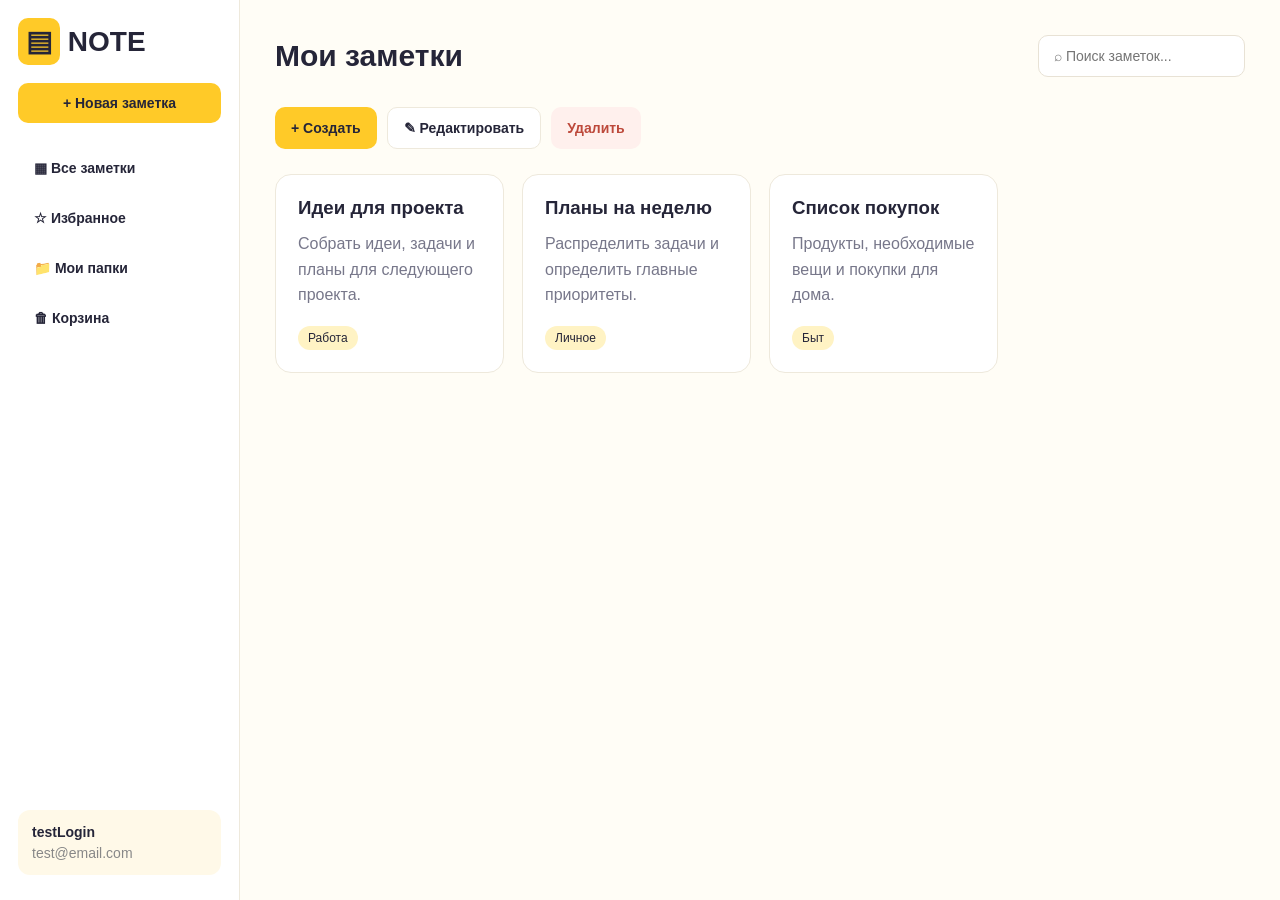
<file: LocalWebModule/wwwroot/index.html>
<!DOCTYPE html>
<html lang="ru">
<head>
    <meta charset="UTF-8">
    <meta name="viewport" content="width=device-width, initial-scale=1.0">
    <title>NOTE — Мои заметки</title>
    <link rel="stylesheet" href="css/index.css">
</head>
<body>
<div class="app">
    <aside>
        <div class="logo"><span>▤</span> NOTE</div>
        <button>+ Новая заметка</button>
        <nav class="menu">
            <button class="active">▦ Все заметки</button>
            <button>☆ Избранное</button>
            <button>📁 Мои папки</button>
            <button>🗑 Корзина</button>
        </nav>
        <div class="profile">
            <strong>testLogin</strong>
            <p style="color:#888;margin-top:5px">test@email.com</p>
        </div>
    </aside>

    <main>
        <header>
            <h1>Мои заметки</h1>
            <input type="search" placeholder="⌕ Поиск заметок...">
        </header>

        <div class="toolbar">
            <button>+ Создать</button>
            <button class="secondary">✎ Редактировать</button>
            <button class="danger">Удалить</button>
        </div>

        <section class="notes">
            <article class="note">
                <h3>Идеи для проекта</h3>
                <p>Собрать идеи, задачи и планы для следующего проекта.</p>
                <span class="tag">Работа</span>
            </article>
            <article class="note">
                <h3>Планы на неделю</h3>
                <p>Распределить задачи и определить главные приоритеты.</p>
                <span class="tag">Личное</span>
            </article>
            <article class="note">
                <h3>Список покупок</h3>
                <p>Продукты, необходимые вещи и покупки для дома.</p>
                <span class="tag">Быт</span>
            </article>
        </section>
    </main>
</div>
</body>
</html>
</file>
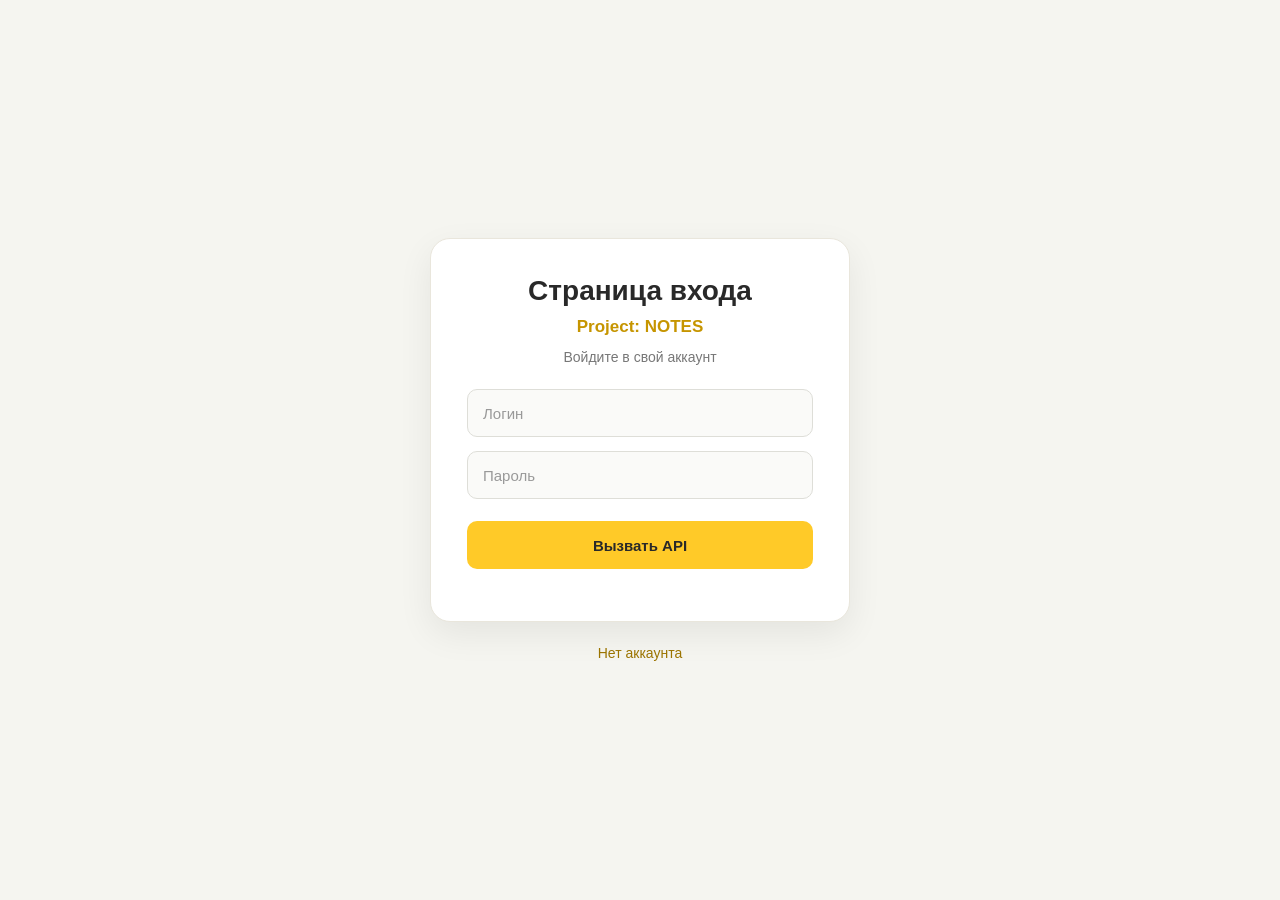
<file: LocalWebModule/wwwroot/login.html>
<!DOCTYPE html>
<html>
    <head>
        <meta charset="utf-8">
        <meta name="viewport" content="width=device-width , initial-scale=1.0">
        <link rel="stylesheet" href="css/login.css">
        <title>Ярлык</title>
    </head>

    <body class="light-theme">
            <div class="auth-card">
                <h1>Страница входа</h1>
                <h2>Project: NOTES</h2>
                <p>Войдите в свой аккаунт</p>
                <input type="text" id="login_user" placeholder="Логин" autocomplete="on" required>
                <input type="text" id="password_user" placeholder="Пароль" autocomplete="on" required>
                
                <button id="btn_login">Вызвать API</button>
                <p id="result_login"></p>
            </div>
            
            <div class="register_link">
                <a href="register.html">Нет аккаунта</a>
            </div>
            <script src="./js/login.js"></script>
    </body>
</html>
</file>
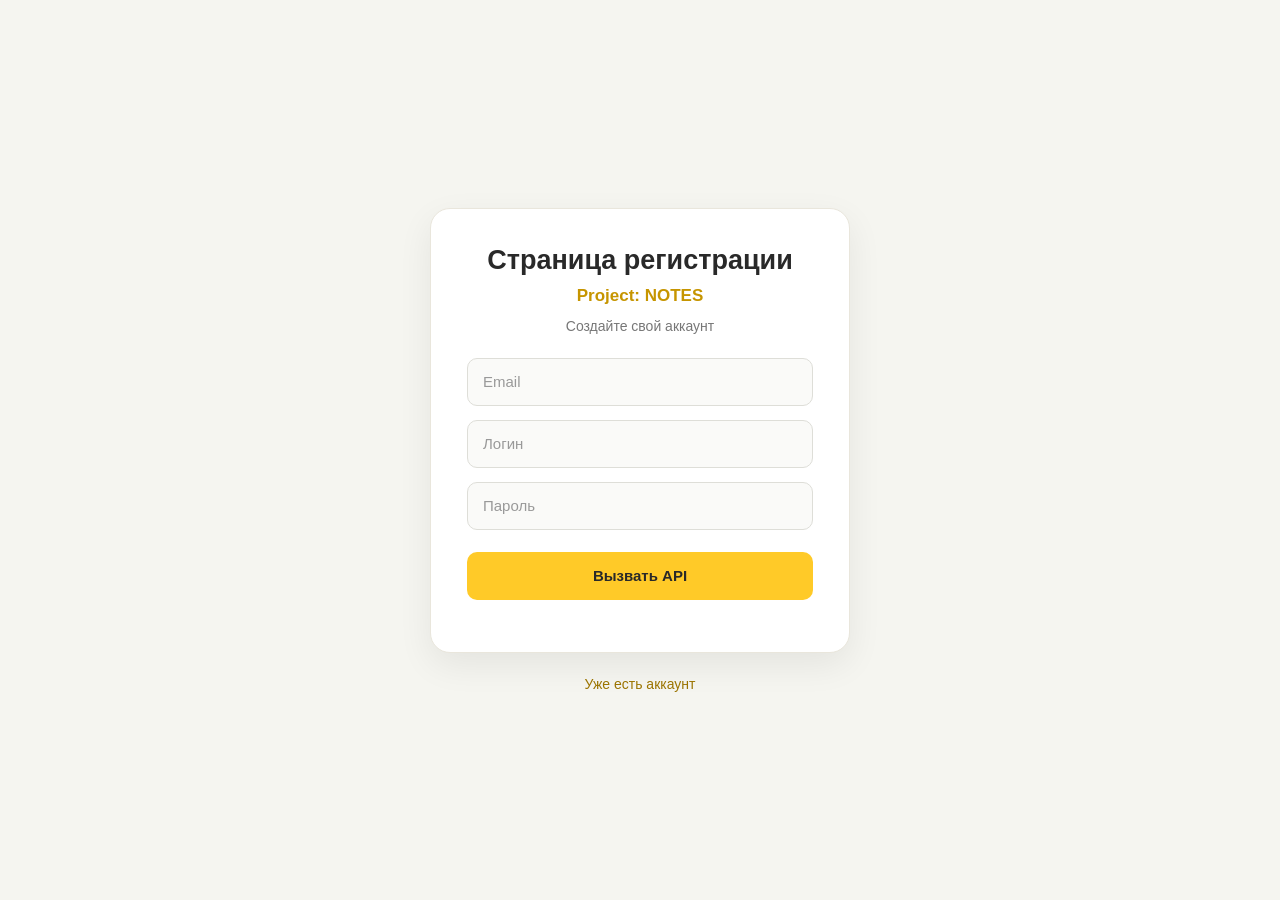
<file: LocalWebModule/wwwroot/register.html>
<!DOCTYPE html>
<html>
<head>
    <meta charset="utf-8">
    <meta name="viewport" content="width=device-width, initial-scale=1.0">
    <link rel="stylesheet" href="css/register.css">
    <title>Register Page</title>
</head>

<body class="light-theme">
<div class="register-card">
    <h1>Страница регистрации</h1>
    <h2>Project: NOTES</h2>
    <p>Создайте свой аккаунт</p>

    <input type="text" id="email_register" placeholder="Email" autocomplete="on" required>
    <input type="text" id="login_register" placeholder="Логин" autocomplete="on" required>
    <input type="text" id="password_register" placeholder="Пароль" autocomplete="on" required>

    <button id="btn_register">Вызвать API</button>
    <p id="result_register"></p>
</div>

<div class="login_link">
    <a href="login.html">Уже есть аккаунт</a>
</div>
<script src="./js/register.js"></script>
</body>
</html>
</file>
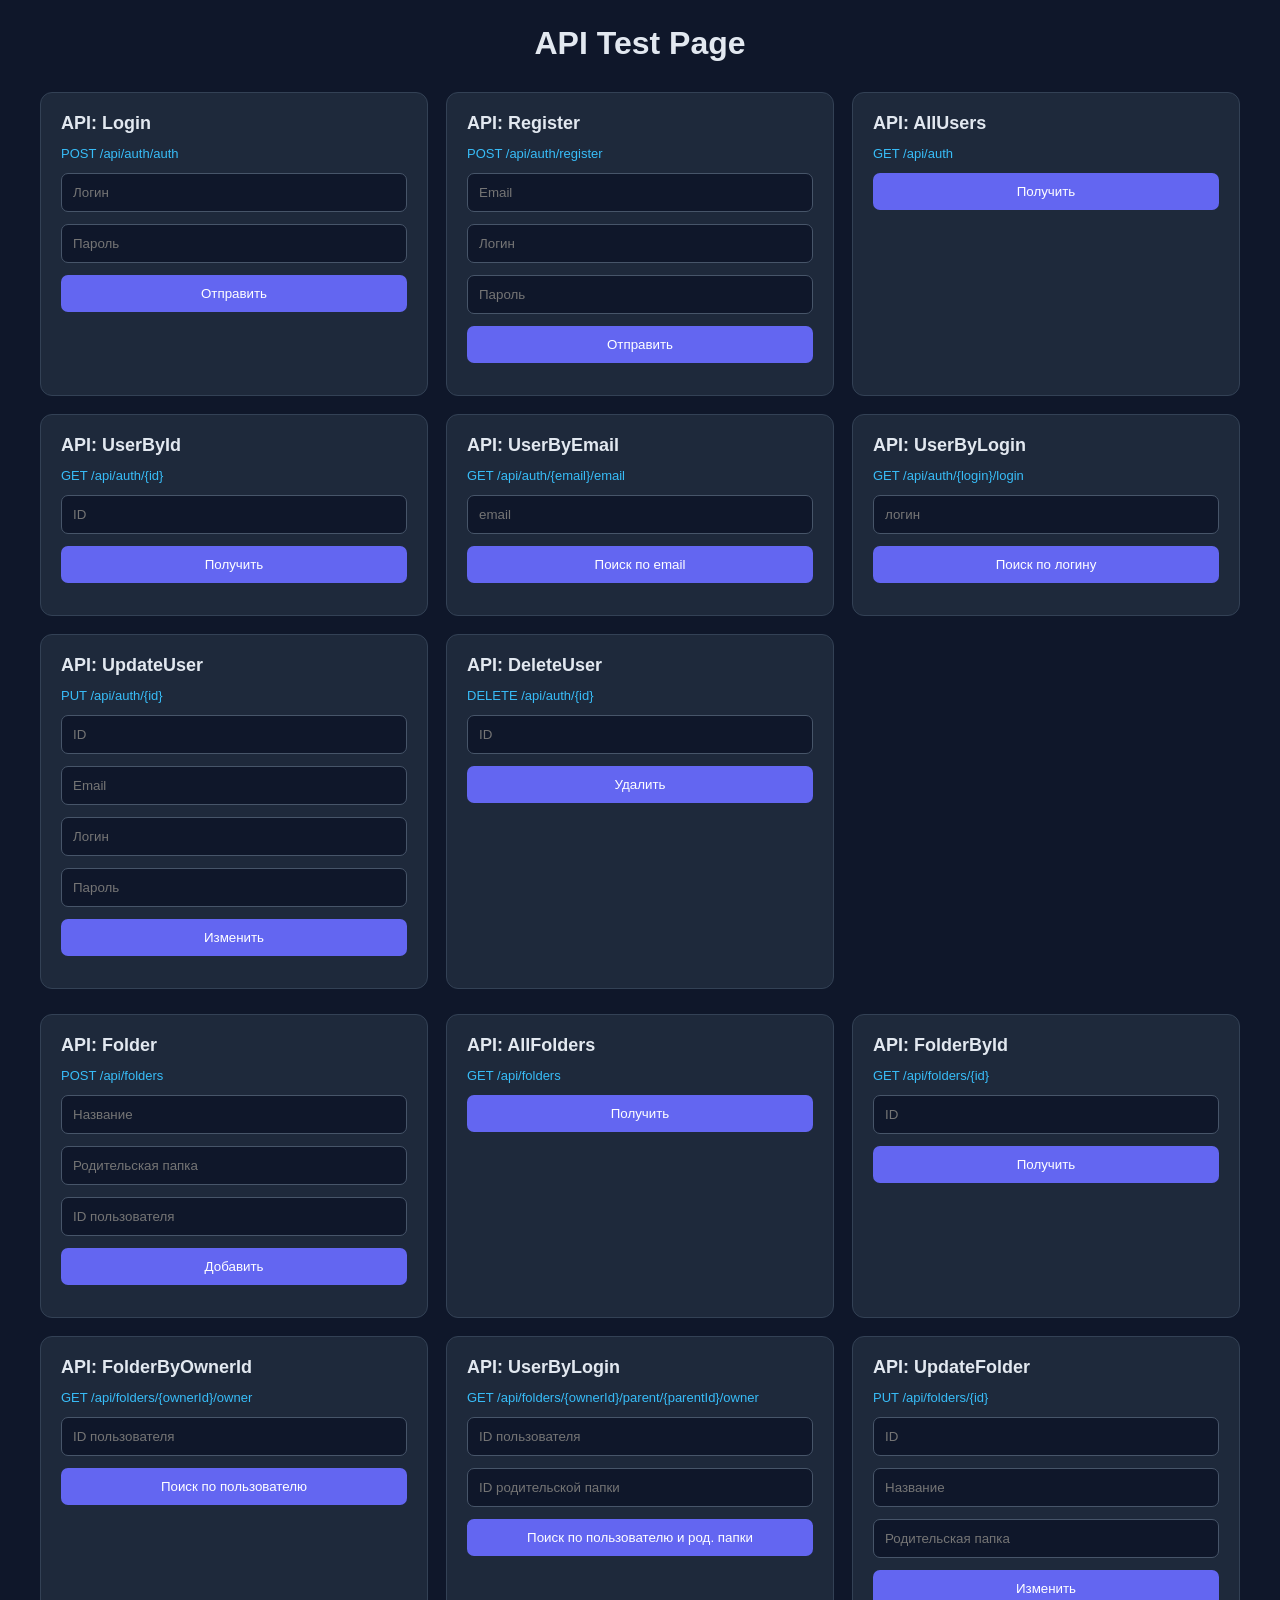
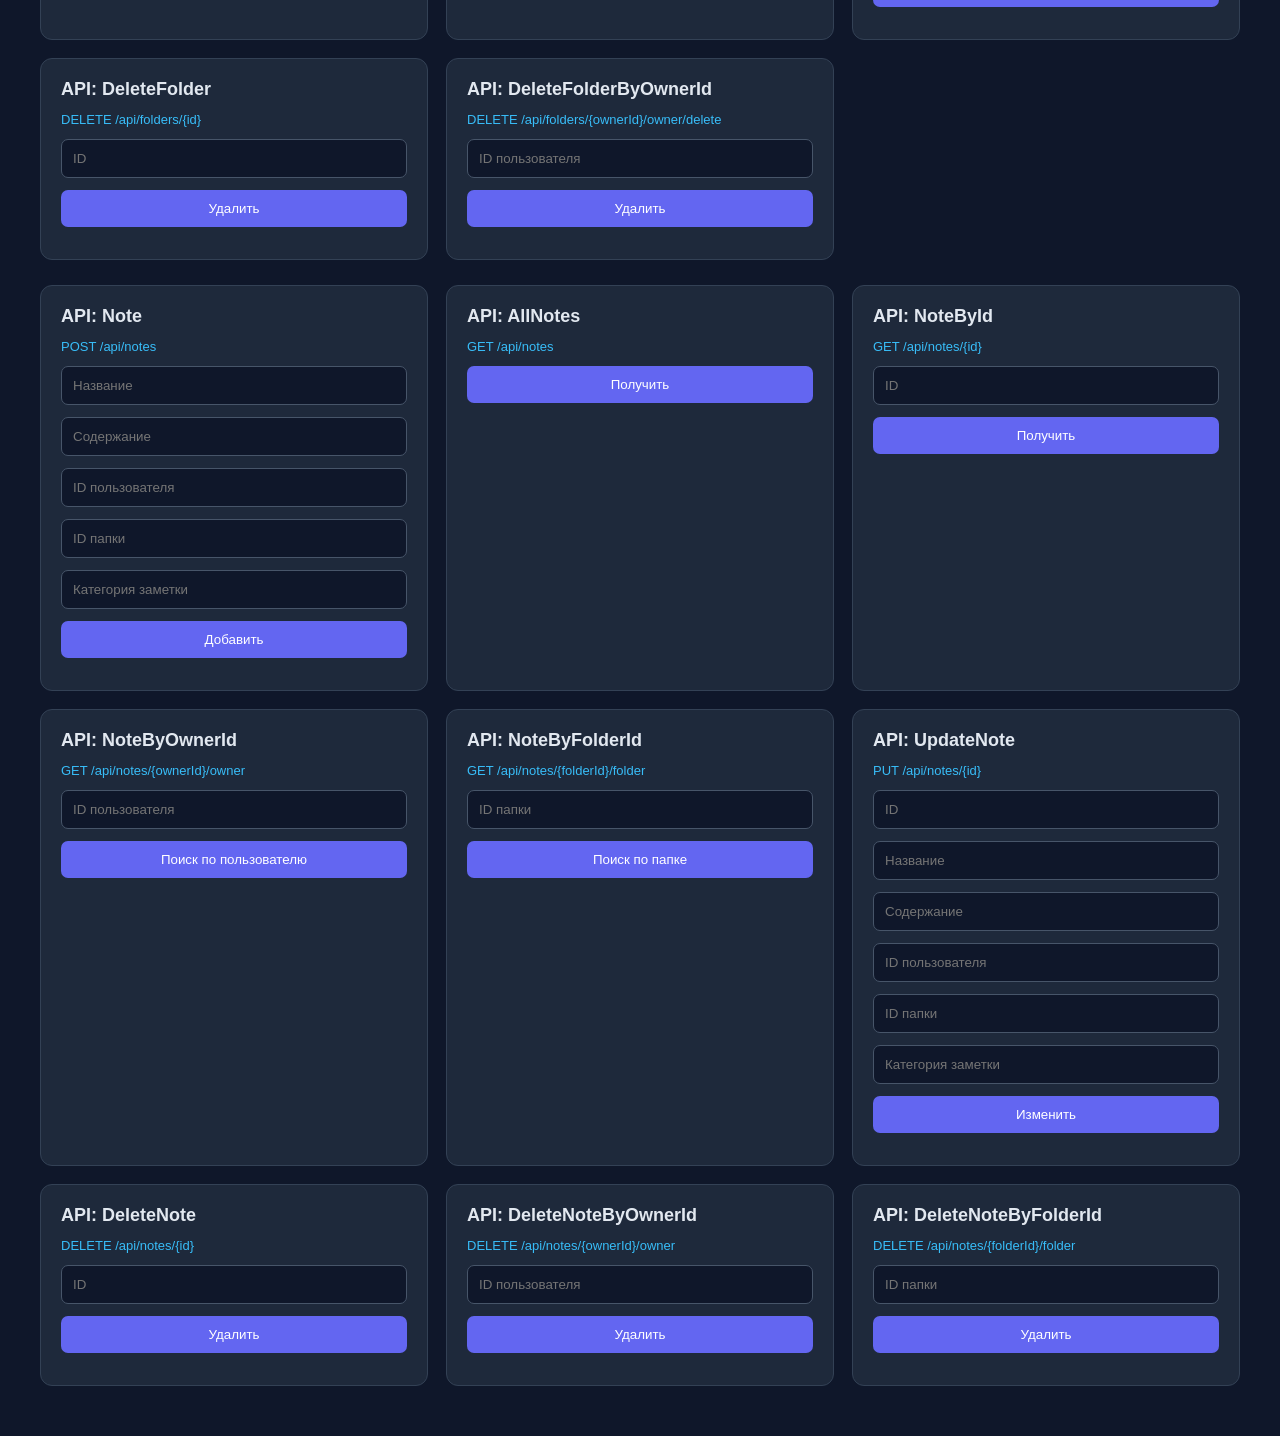
<file: LocalWebModule/wwwroot/testAPI.html>
<!DOCTYPE html>
<html lang="ru">
<head>
    <meta charset="UTF-8">
    <title>API Test Page</title>
    <link rel="stylesheet" href="css/style.css">
</head>
<body>
<h1>API Test Page</h1>

<div class="api_container">
    <section class="api-section">
        <h2>API: Login</h2>
        <p class="route">POST /api/auth/auth</p>
        <input type="text" id="login_user" placeholder="Логин">
        <input type="password" id="password_user" placeholder="Пароль">
        <button id="btn_login" onclick="login_run()">Отправить</button>
        <p id="result_login" class="result"></p>
    </section>

    <section class="api-section">
        <h2>API: Register</h2>
        <p class="route">POST /api/auth/register</p>
        <input type="text" id="email_register" placeholder="Email">
        <input type="text" id="login_register" placeholder="Логин">
        <input type="password" id="password_register" placeholder="Пароль">
        <button id="btn_register">Отправить</button>
        <p id="result_register" class="result"></p>
    </section>

    <section class="api-section">
        <h2>API: AllUsers</h2>
        <p class="route">GET /api/auth</p>
        <button id="btn_get_all_users">Получить</button>
        <p id="result_getAllUsers" class="result"></p>
    </section>

    <section class="api-section">
        <h2>API: UserById</h2>
        <p class="route">GET /api/auth/{id}</p>
        <input type="text" id="user_id" placeholder="ID">
        <button id="btn_user_by_id">Получить</button>
        <p id="result_user_id" class="result"></p>
    </section>

    <section class="api-section">
        <h2>API: UserByEmail</h2>
        <p class="route">GET /api/auth/{email}/email</p>
        <input type="text" id="user_email" placeholder="email">
        <button id="btn_user_email">Поиск по email</button>
        <p id="result_user_email" class="result"></p>
    </section>

    <section class="api-section">
        <h2>API: UserByLogin</h2>
        <p class="route">GET /api/auth/{login}/login</p>
        <input type="text" id="user_login" placeholder="логин">
        <button id="btn_user_login">Поиск по логину</button>
        <p id="result_user_login" class="result"></p>
    </section>

    <section class="api-section">
        <h2>API: UpdateUser</h2>
        <p class="route">PUT /api/auth/{id}</p>
        <input type="text" id="user_update_id" placeholder="ID">
        <input type="text" id="user_update_email" placeholder="Email">
        <input type="text" id="user_update_login" placeholder="Логин">
        <input type="password" id="user_update_password" placeholder="Пароль">
        <button id="btn_update_user">Изменить</button>
        <p id="result_update_user" class="result"></p>
    </section>

    <section class="api-section">
        <h2>API: DeleteUser</h2>
        <p class="route">DELETE /api/auth/{id}</p>
        <input type="text" id="user_delete_id" placeholder="ID">
        <button id="btn_delete_user">Удалить</button>
        <p id="result_delete_user" class="result"></p>
    </section>
</div>

<div class="api_container">
    <section class="api-section">
        <h2>API: Folder</h2>
        <p class="route">POST /api/folders</p>
        <input type="text" id="add_title" placeholder="Название">
        <input type="text" id="add_parent_folder" placeholder="Родительская папка">
        <input type="text" id="add_owner_id" placeholder="ID пользователя">
        <button id="btn_add_folder">Добавить</button>
        <p id="result_add_folder" class="result"></p>
    </section>

    <section class="api-section">
        <h2>API: AllFolders</h2>
        <p class="route">GET /api/folders</p>
        <button id="btn_get_all_folders">Получить</button>
        <p id="result_getAllFoldres" class="result"></p>
    </section>

    <section class="api-section">
        <h2>API: FolderById</h2>
        <p class="route">GET /api/folders/{id}</p>
        <input type="text" id="folder_id" placeholder="ID">
        <button id="btn_folder_by_id">Получить</button>
        <p id="result_folder_id" class="result"></p>
    </section>

    <section class="api-section">
        <h2>API: FolderByOwnerId</h2>
        <p class="route">GET /api/folders/{ownerId}/owner</p>
        <input type="text" id="owner_id" placeholder="ID пользователя">
        <button id="btn_folder_owner_id">Поиск по пользователю</button>
        <p id="result_folder_owner_id" class="result"></p>
    </section>

    <section class="api-section">
        <h2>API: UserByLogin</h2>
        <p class="route">GET /api/folders/{ownerId}/parent/{parentId}/owner</p>
        <input type="text" id="get_owner_id" placeholder="ID пользователя">
        <input type="text" id="get_parent_id" placeholder="ID родительской папки">
        <button id="btn_folder_owner_id_parent_id">Поиск по пользователю и род. папки</button>
        <p id="result_folder_owner_parent_id" class="result"></p>
    </section>

    <section class="api-section">
        <h2>API: UpdateFolder</h2>
        <p class="route">PUT /api/folders/{id}</p>
        <input type="text" id="folder_update_id" placeholder="ID">
        <input type="text" id="folder_update_title" placeholder="Название">
        <input type="text" id="folder_update_parent" placeholder="Родительская папка">
        <button id="btn_update_folder">Изменить</button>
        <p id="result_update_folder" class="result"></p>
    </section>

    <section class="api-section">
        <h2>API: DeleteFolder</h2>
        <p class="route">DELETE /api/folders/{id}</p>
        <input type="text" id="folder_delete_id" placeholder="ID">
        <button id="btn_delete_folder">Удалить</button>
        <p id="result_delete_folder" class="result"></p>
    </section>

    <section class="api-section">
        <h2>API: DeleteFolderByOwnerId</h2>
        <p class="route">DELETE /api/folders/{ownerId}/owner/delete</p>
        <input type="text" id="folder_delete_owner_id" placeholder="ID пользователя">
        <button id="btn_delete_folder_owner_id">Удалить</button>
        <p id="result_delete_folder_owner_id" class="result"></p>
    </section>
</div>

<div class="api_container">
    <section class="api-section">
        <h2>API: Note</h2>
        <p class="route">POST /api/notes</p>
        <input type="text" id="add_note_title" placeholder="Название">
        <input type="text" id="add_content" placeholder="Содержание">
        <input type="text" id="add_note_owner_id" placeholder="ID пользователя">
        <input type="text" id="add_note_folder_id" placeholder="ID папки">
        <input type="text" id="add_note_type" placeholder="Категория заметки">
        <button id="btn_add_note">Добавить</button>
        <p id="result_add_note" class="result"></p>
    </section>

    <section class="api-section">
        <h2>API: AllNotes</h2>
        <p class="route">GET /api/notes</p>
        <button id="btn_get_all_notes">Получить</button>
        <p id="result_getAllNotes" class="result"></p>
    </section>

    <section class="api-section">
        <h2>API: NoteById</h2>
        <p class="route">GET /api/notes/{id}</p>
        <input type="text" id="note_id" placeholder="ID">
        <button id="btn_note_by_id">Получить</button>
        <p id="result_note_id" class="result"></p>
    </section>

    <section class="api-section">
        <h2>API: NoteByOwnerId</h2>
        <p class="route">GET /api/notes/{ownerId}/owner</p>
        <input type="text" id="note_owner_id" placeholder="ID пользователя">
        <button id="btn_notes_owner_id">Поиск по пользователю</button>
        <p id="result_notes_owner_id" class="result"></p>
    </section>

    <section class="api-section">
        <h2>API: NoteByFolderId</h2>
        <p class="route">GET /api/notes/{folderId}/folder</p>
        <input type="text" id="note_folder_id" placeholder="ID папки">
        <button id="btn_bote_folder_id">Поиск по папке</button>
        <p id="result_note_folder_id" class="result"></p>
    </section>

    <section class="api-section">
        <h2>API: UpdateNote</h2>
        <p class="route">PUT /api/notes/{id}</p>
        <input type="text" id="note_update_id" placeholder="ID">
        <input type="text" id="update_note_title" placeholder="Название">
        <input type="text" id="update_note_title_content" placeholder="Содержание">
        <input type="text" id="update_note_title_note_owner_id" placeholder="ID пользователя">
        <input type="text" id="update_note_title_note_folder_id" placeholder="ID папки">
        <input type="text" id="update_note_title_note_type" placeholder="Категория заметки">
        <button id="btn_update_note">Изменить</button>
        <p id="result_update_note" class="result"></p>
    </section>

    <section class="api-section">
        <h2>API: DeleteNote</h2>
        <p class="route">DELETE /api/notes/{id}</p>
        <input type="text" id="note_delete_id" placeholder="ID">
        <button id="btn_delete_note">Удалить</button>
        <p id="result_delete_note" class="result"></p>
    </section>

    <section class="api-section">
        <h2>API: DeleteNoteByOwnerId</h2>
        <p class="route">DELETE /api/notes/{ownerId}/owner</p>
        <input type="text" id="note_delete_owner_id" placeholder="ID пользователя">
        <button id="btn_delete_note_owner_id">Удалить</button>
        <p id="result_delete_note_owner_id" class="result"></p>
    </section>

        <section class="api-section">
            <h2>API: DeleteNoteByFolderId</h2>
            <p class="route">DELETE /api/notes/{folderId}/folder</p>
            <input type="text" id="note_delete_folder_id" placeholder="ID папки">
            <button id="btn_delete_note_folder_id">Удалить</button>
            <p id="result_delete_note_folder_id" class="result"></p>
        </section>
</div>


<script src="js/api.js"></script>
<script src="js/main.js"></script>
</body>
</html>
</file>
<file: LocalWebModule/wwwroot/css/index.css>
* { 
    box-sizing: border-box; 
    margin: 0; 
    padding: 0; 
}

body {
    font-family: Arial, sans-serif;
    background: #fffdf6;
    color: #252538;
}

.app { 
    display: flex; 
    min-height: 100vh; 
}

aside {
    width: 240px;
    padding: 25px 18px;
    background: white;
    border-right: 1px solid #eee9dc;
    display: flex;
    flex-direction: column;
    gap: 25px;
}

.logo { 
    font-size: 28px; 
    font-weight: bold; 
}
.logo span { 
    background: #ffca28; 
    padding: 8px; 
    border-radius: 10px; 
}

button {
    border: none;
    border-radius: 10px;
    padding: 12px 16px;
    font-size: 14px;
    cursor: pointer;
    background: #ffca28;
    color: #252538;
    font-weight: bold;
}

.menu { 
    display: grid; 
    gap: 10px; 
}

.menu button { 
    text-align: left; 
    background: transparent; 
}

.profile {
    margin-top: auto;
    padding: 14px;
    background: #fff9e8;
    border-radius: 12px;
    font-size: 14px;
}

main { 
    flex: 1; 
    padding: 35px; 
    min-width: 0; 
}

header {
    display: flex;
    justify-content: space-between;
    align-items: center;
    gap: 16px;
    flex-wrap: wrap;
    margin-bottom: 30px;
}

h1 { font-size: 30px; }
input {
    padding: 12px 15px;
    border: 1px solid #e8e2d5;
    border-radius: 10px;
    font-size: 14px;
    outline: none;
    background: white;
}

.toolbar {
    display: flex;
    gap: 10px;
    margin-bottom: 25px;
    flex-wrap: wrap;
}

.secondary { 
    background: white; 
    border: 1px solid #eee9dc; 
}

.danger { 
    background: #fff0ed; 
    color: #bd493b; 
}

.notes {
    display: grid;
    grid-template-columns: repeat(auto-fill, minmax(220px, 1fr));
    gap: 18px;
}

.note {
    padding: 22px;
    background: white;
    border: 1px solid #eee9dc;
    border-radius: 16px;
    min-height: 170px;
    transition: .2s;
}

.note:hover {
    transform: translateY(-3px);
    border-color: #ffca28;
}

.note h3 { margin-bottom: 12px; }
.note p { color: #77778a; line-height: 1.6; }
.tag {
    display: inline-block;
    margin-top: 18px;
    padding: 5px 10px;
    background: #fff3c4;
    border-radius: 20px;
    font-size: 12px;
}
</file>
<file: LocalWebModule/wwwroot/css/login.css>
* {
    box-sizing: border-box;
    margin: 0;
    padding: 0;
}

body {
    min-height: 100vh;
    display: flex;
    flex-direction: column;
    align-items: center;
    justify-content: center;
    padding: 24px;
    font-family: Arial, sans-serif;
    background: #f5f5f0;
    color: #292929;
}

.auth-card {
    width: 100%;
    max-width: 420px;
    padding: 36px;
    display: flex;
    flex-direction: column;
    align-items: stretch;
    background: #ffffff;
    border: 1px solid #e9e6dc;
    border-radius: 20px;
    box-shadow: 0 12px 35px rgba(0, 0, 0, 0.07);
}

.auth-card h1 {
    margin-bottom: 10px;
    font-size: 28px;
    font-weight: 700;
    text-align: center;
}

.auth-card h2 {
    margin-bottom: 12px;
    color: #c69500;
    font-size: 17px;
    text-align: center;
}

.auth-card p {
    margin-bottom: 24px;
    color: #777777;
    font-size: 14px;
    text-align: center;
}

.auth-card input {
    width: 100%;
    height: 48px;
    margin-bottom: 14px;
    padding: 0 15px;
    border: 1px solid #deded8;
    border-radius: 10px;
    outline: none;
    background: #fafaf8;
    color: #292929;
    font-size: 15px;
    transition: border-color 0.2s, box-shadow 0.2s;
}

.auth-card input:focus {
    border-color: #f0bd24;
    box-shadow: 0 0 0 3px rgba(255, 202, 40, 0.2);
}

.auth-card input::placeholder {
    color: #999999;
}

#btn_login {
    height: 48px;
    margin-top: 8px;
    border: none;
    border-radius: 10px;
    background: #ffca28;
    color: #292929;
    font-size: 15px;
    font-weight: 700;
    cursor: pointer;
    transition: background 0.2s, transform 0.2s;
}

#btn_login:hover {
    background: #f2b900;
    transform: translateY(-1px);
}

#btn_login:active {
    transform: translateY(0);
}

#result_login {
    margin: 16px 0 0;
    font-size: 14px;
    overflow-wrap: anywhere;
}

.register_link {
    margin-top: 22px;
    text-align: center;
}

.register_link a {
    color: #9b7400;
    font-size: 14px;
    text-decoration: none;
    transition: color 0.2s;
}

.register_link a:hover {
    color: #5e4700;
    text-decoration: underline;
}
</file>
<file: LocalWebModule/wwwroot/css/register.css>
* {
    box-sizing: border-box;
    margin: 0;
    padding: 0;
}

body {
    min-height: 100vh;
    display: flex;
    flex-direction: column;
    align-items: center;
    justify-content: center;
    padding: 24px;
    font-family: Arial, sans-serif;
    background: #f5f5f0;
    color: #292929;
}

.register-card {
    width: 100%;
    max-width: 420px;
    padding: 36px;
    display: flex;
    flex-direction: column;
    align-items: stretch;
    background: #ffffff;
    border: 1px solid #e9e6dc;
    border-radius: 20px;
    box-shadow: 0 12px 35px rgba(0, 0, 0, 0.07);
}

.register-card h1 {
    margin-bottom: 10px;
    font-size: 27px;
    font-weight: 700;
    text-align: center;
}

.register-card h2 {
    margin-bottom: 12px;
    color: #c69500;
    font-size: 17px;
    text-align: center;
}

.register-card p {
    margin-bottom: 24px;
    color: #777777;
    font-size: 14px;
    text-align: center;
}

.register-card input {
    width: 100%;
    height: 48px;
    margin-bottom: 14px;
    padding: 0 15px;
    border: 1px solid #deded8;
    border-radius: 10px;
    outline: none;
    background: #fafaf8;
    color: #292929;
    font-size: 15px;
    transition: border-color 0.2s, box-shadow 0.2s;
}

.register-card input:focus {
    border-color: #f0bd24;
    box-shadow: 0 0 0 3px rgba(255, 202, 40, 0.2);
}

.register-card input::placeholder {
    color: #999999;
}

#btn_register {
    height: 48px;
    margin-top: 8px;
    border: none;
    border-radius: 10px;
    background: #ffca28;
    color: #292929;
    font-size: 15px;
    font-weight: 700;
    cursor: pointer;
    transition: background 0.2s, transform 0.2s;
}

#btn_register:hover {
    background: #f2b900;
    transform: translateY(-1px);
}

#btn_register:active {
    transform: translateY(0);
}

#result_register {
    margin: 16px 0 0;
    font-size: 14px;
    overflow-wrap: anywhere;
}

.login_link {
    margin-top: 22px;
    text-align: center;
}

.login_link a {
    color: #9b7400;
    font-size: 14px;
    text-decoration: none;
    transition: color 0.2s;
}

.login_link a:hover {
    color: #5e4700;
    text-decoration: underline;
}
</file>
<file: LocalWebModule/wwwroot/css/style.css>
* {
    margin: 0;
    padding: 0;
    box-sizing: border-box;
}

body {
    background: #0f172a;
    color: #e2e8f0;
    font-family: Arial, sans-serif;
    padding: 25px;
}

h1 {
    text-align: center;
    margin-bottom: 30px;
    font-size: 32px;
}

.api_container {
    max-width: 1200px;
    margin: 0 auto 25px;
    display: grid;
    grid-template-columns: repeat(3, 1fr);
    gap: 18px;
}

.api-section {
    background: #1e293b;
    padding: 20px;
    border: 1px solid #334155;
    border-radius: 12px;
    display: flex;
    flex-direction: column;
    gap: 12px;
}

.api-section h2 {
    font-size: 18px;
}

.route {
    color: #38bdf8;
    font-size: 13px;
    overflow-wrap: anywhere;
}

input {
    width: 100%;
    padding: 11px;
    background: #0f172a;
    color: white;
    border: 1px solid #475569;
    border-radius: 7px;
    outline: none;
}

input:focus {
    border-color: #6366f1;
}

button {
    padding: 11px;
    background: #6366f1;
    color: white;
    border: none;
    border-radius: 7px;
    cursor: pointer;
    transition: 0.2s;
}

button:hover {
    background: #4f46e5;
}

.result {
    color: #94a3b8;
    font-size: 13px;
    overflow-wrap: anywhere;
    white-space: pre-wrap;
}

@media (max-width: 900px) {
    .api_container {
        grid-template-columns: repeat(2, 1fr);
    }
}

@media (max-width: 600px) {
    body {
        padding: 15px;
    }

    .api_container {
        grid-template-columns: 1fr;
    }
}
</file>
